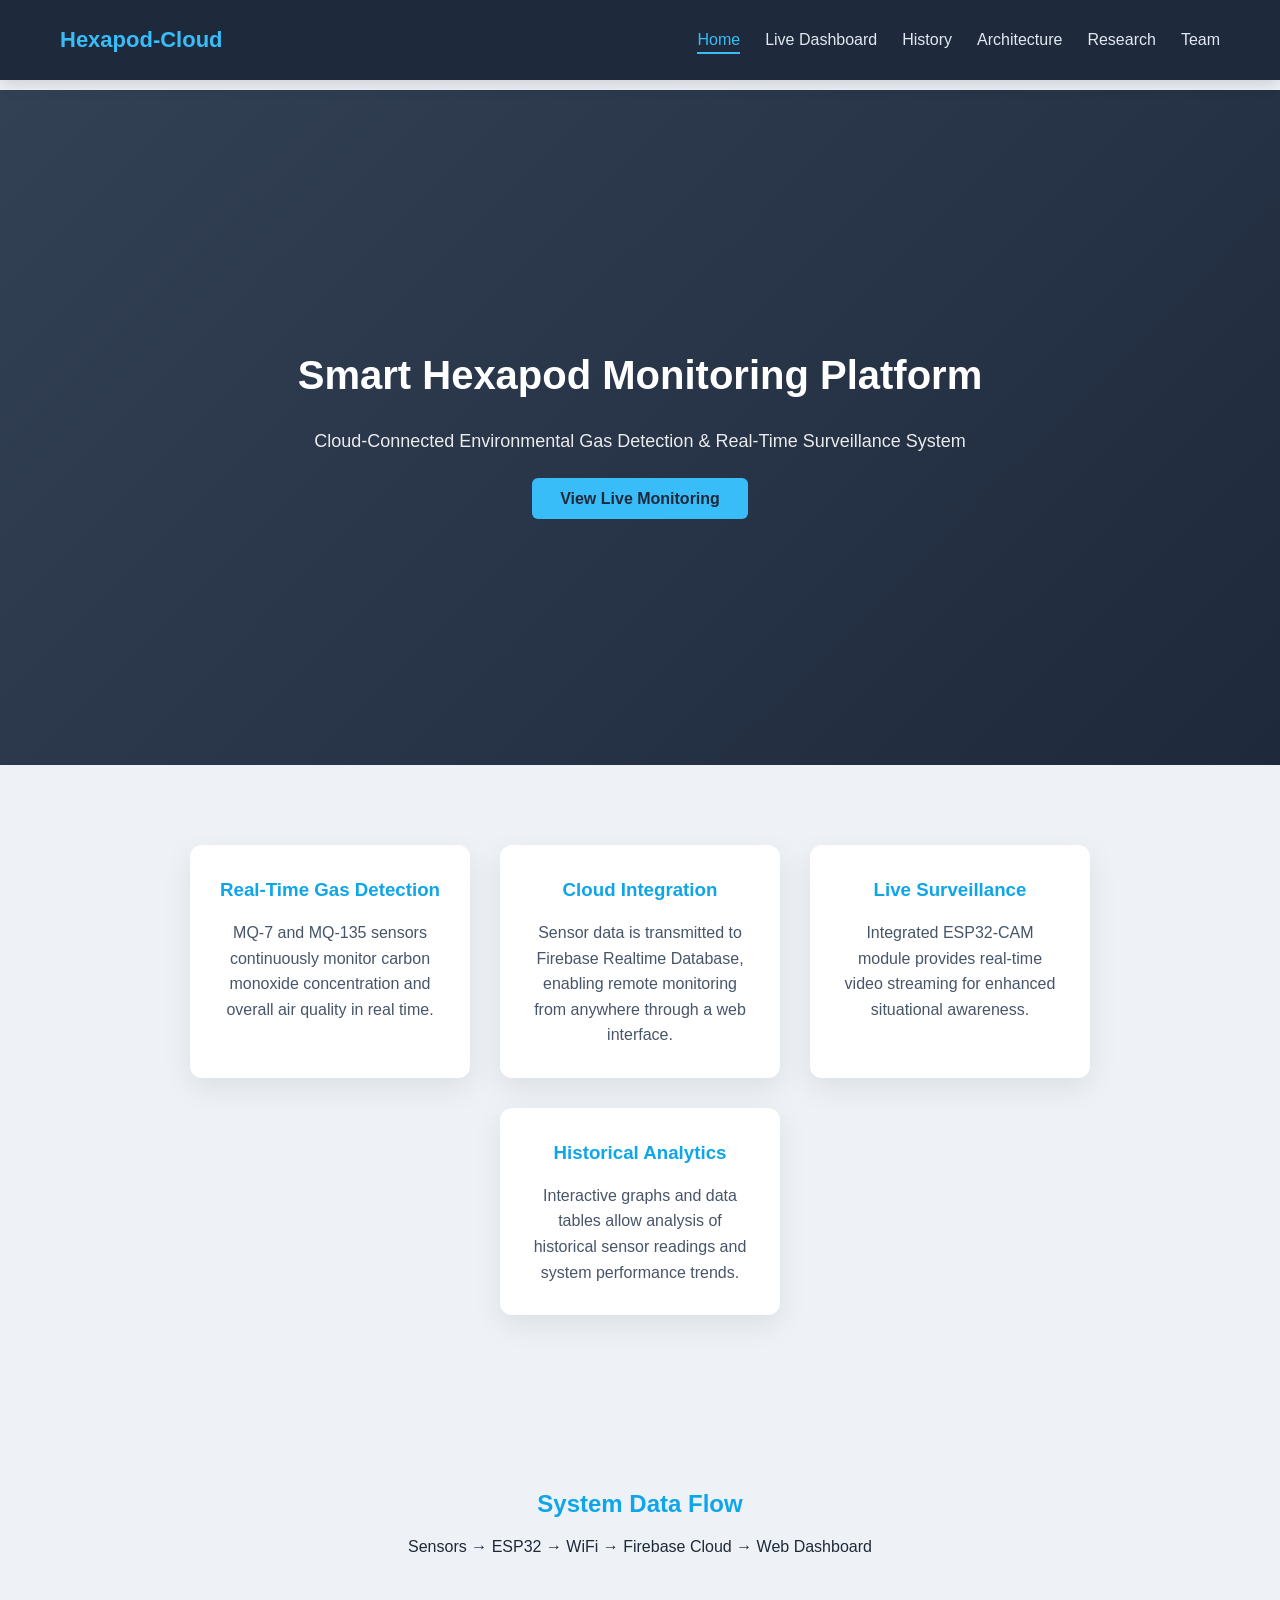
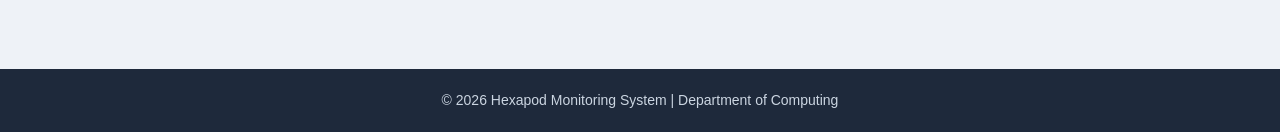
<file: index.html>
<!DOCTYPE html>
<html>
<head>
  <meta charset="UTF-8">
  <title>Hexapod Monitoring System</title>
  <link rel="stylesheet" href="style.css">
</head>

<body>

<!-- ===== NAVBAR ===== -->
<nav class="navbar">
  <div class="logo">Hexapod-Cloud</div>
  <ul>
    <li><a href="index.html" class="active">Home</a></li>
    <li><a href="dashboard.html">Live Dashboard</a></li>
    <li><a href="history.html">History</a></li>
    <li><a href="architecture.html">Architecture</a></li>
    <li><a href="research.html">Research</a></li>
    <li><a href="team.html">Team</a></li>
  </ul>
</nav>

<!-- ===== HERO SECTION ===== -->
<section class="hero">
  <div class="hero-content">
    <h1>Smart Hexapod Monitoring Platform</h1>
    <p>
      Cloud-Connected Environmental Gas Detection & Real-Time Surveillance System
    </p>
    <a href="dashboard.html" class="btn">View Live Monitoring</a>
  </div>
</section>

<!-- ===== FEATURES SECTION ===== -->
<section class="features">

  <div class="card">
    <h3>Real-Time Gas Detection</h3>
    <p>
      MQ-7 and MQ-135 sensors continuously monitor carbon monoxide
      concentration and overall air quality in real time.
    </p>
  </div>

  <div class="card">
    <h3>Cloud Integration</h3>
    <p>
      Sensor data is transmitted to Firebase Realtime Database,
      enabling remote monitoring from anywhere through a web interface.
    </p>
  </div>

  <div class="card">
    <h3>Live Surveillance</h3>
    <p>
      Integrated ESP32-CAM module provides real-time video streaming
      for enhanced situational awareness.
    </p>
  </div>

  <div class="card">
    <h3>Historical Analytics</h3>
    <p>
      Interactive graphs and data tables allow analysis of
      historical sensor readings and system performance trends.
    </p>
  </div>

</section>

<!-- ===== DATA FLOW SECTION ===== -->
<section class="architecture" style="text-align:center; padding:60px 20px;">
  <h2>System Data Flow</h2>
  <p>
    Sensors → ESP32 → WiFi → Firebase Cloud → Web Dashboard
  </p>
</section>

<!-- ===== FOOTER ===== -->
<footer>
  © <span id="year"></span> Hexapod Monitoring System |
  Department of Computing
</footer>

<script>
  // Dynamic Year
  document.getElementById("year").innerText =
    new Date().getFullYear();
</script>

</body>
</html>
</file>
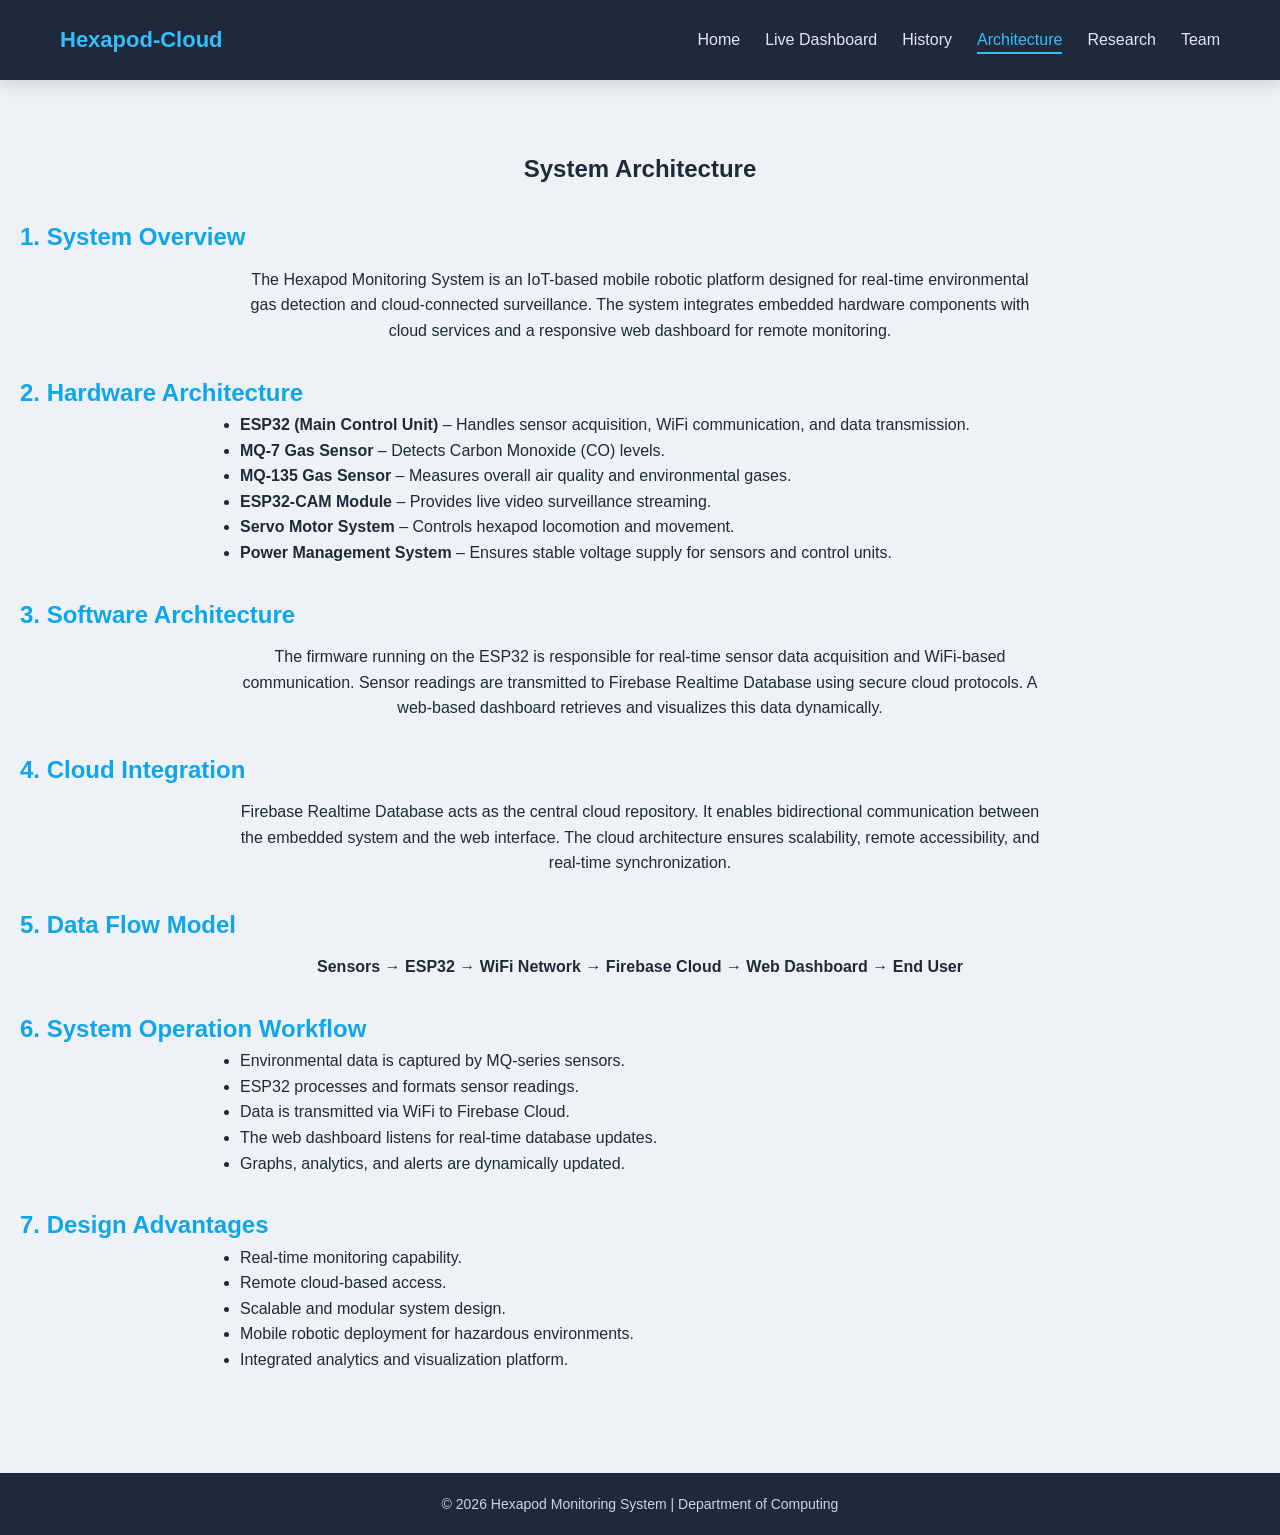
<file: architecture.html>
<!DOCTYPE html>
<html>
<head>
  <meta charset="UTF-8">
  <title>System Architecture - Hexapod</title>
  <link rel="stylesheet" href="style.css">
</head>

<body>

<!-- ===== NAVBAR ===== -->
<nav class="navbar">
  <div class="logo">Hexapod-Cloud</div>
  <ul>
    <li><a href="index.html">Home</a></li>
    <li><a href="dashboard.html">Live Dashboard</a></li>
    <li><a href="history.html">History</a></li>
    <li><a href="architecture.html" class="active">Architecture</a></li>
    <li><a href="research.html">Research</a></li>
    <li><a href="team.html">Team</a></li>
  </ul>
</nav>

<section class="architecture">

  <h1>System Architecture</h1>

  <h2>1. System Overview</h2>
  <p>
    The Hexapod Monitoring System is an IoT-based mobile robotic platform 
    designed for real-time environmental gas detection and cloud-connected 
    surveillance. The system integrates embedded hardware components with 
    cloud services and a responsive web dashboard for remote monitoring.
  </p>

  <h2>2. Hardware Architecture</h2>
  <ul style="text-align:left; max-width:800px; margin:auto;">
    <li><strong>ESP32 (Main Control Unit)</strong> – Handles sensor acquisition, WiFi communication, and data transmission.</li>
    <li><strong>MQ-7 Gas Sensor</strong> – Detects Carbon Monoxide (CO) levels.</li>
    <li><strong>MQ-135 Gas Sensor</strong> – Measures overall air quality and environmental gases.</li>
    <li><strong>ESP32-CAM Module</strong> – Provides live video surveillance streaming.</li>
    <li><strong>Servo Motor System</strong> – Controls hexapod locomotion and movement.</li>
    <li><strong>Power Management System</strong> – Ensures stable voltage supply for sensors and control units.</li>
  </ul>

  <h2>3. Software Architecture</h2>
  <p>
    The firmware running on the ESP32 is responsible for real-time sensor 
    data acquisition and WiFi-based communication. Sensor readings are 
    transmitted to Firebase Realtime Database using secure cloud protocols. 
    A web-based dashboard retrieves and visualizes this data dynamically.
  </p>

  <h2>4. Cloud Integration</h2>
  <p>
    Firebase Realtime Database acts as the central cloud repository. 
    It enables bidirectional communication between the embedded system 
    and the web interface. The cloud architecture ensures scalability, 
    remote accessibility, and real-time synchronization.
  </p>

  <h2>5. Data Flow Model</h2>
  <p>
    <strong>
      Sensors → ESP32 → WiFi Network → Firebase Cloud → Web Dashboard → End User
    </strong>
  </p>

  <h2>6. System Operation Workflow</h2>
  <ul style="text-align:left; max-width:800px; margin:auto;">
    <li>Environmental data is captured by MQ-series sensors.</li>
    <li>ESP32 processes and formats sensor readings.</li>
    <li>Data is transmitted via WiFi to Firebase Cloud.</li>
    <li>The web dashboard listens for real-time database updates.</li>
    <li>Graphs, analytics, and alerts are dynamically updated.</li>
  </ul>

  <h2>7. Design Advantages</h2>
  <ul style="text-align:left; max-width:800px; margin:auto;">
    <li>Real-time monitoring capability.</li>
    <li>Remote cloud-based access.</li>
    <li>Scalable and modular system design.</li>
    <li>Mobile robotic deployment for hazardous environments.</li>
    <li>Integrated analytics and visualization platform.</li>
  </ul>

</section>

<footer>
  © <span id="year"></span> Hexapod Monitoring System |
  Department of Computing
</footer>

<script>
  document.getElementById("year").innerText =
    new Date().getFullYear();
</script>

</body>
</html>
</file>
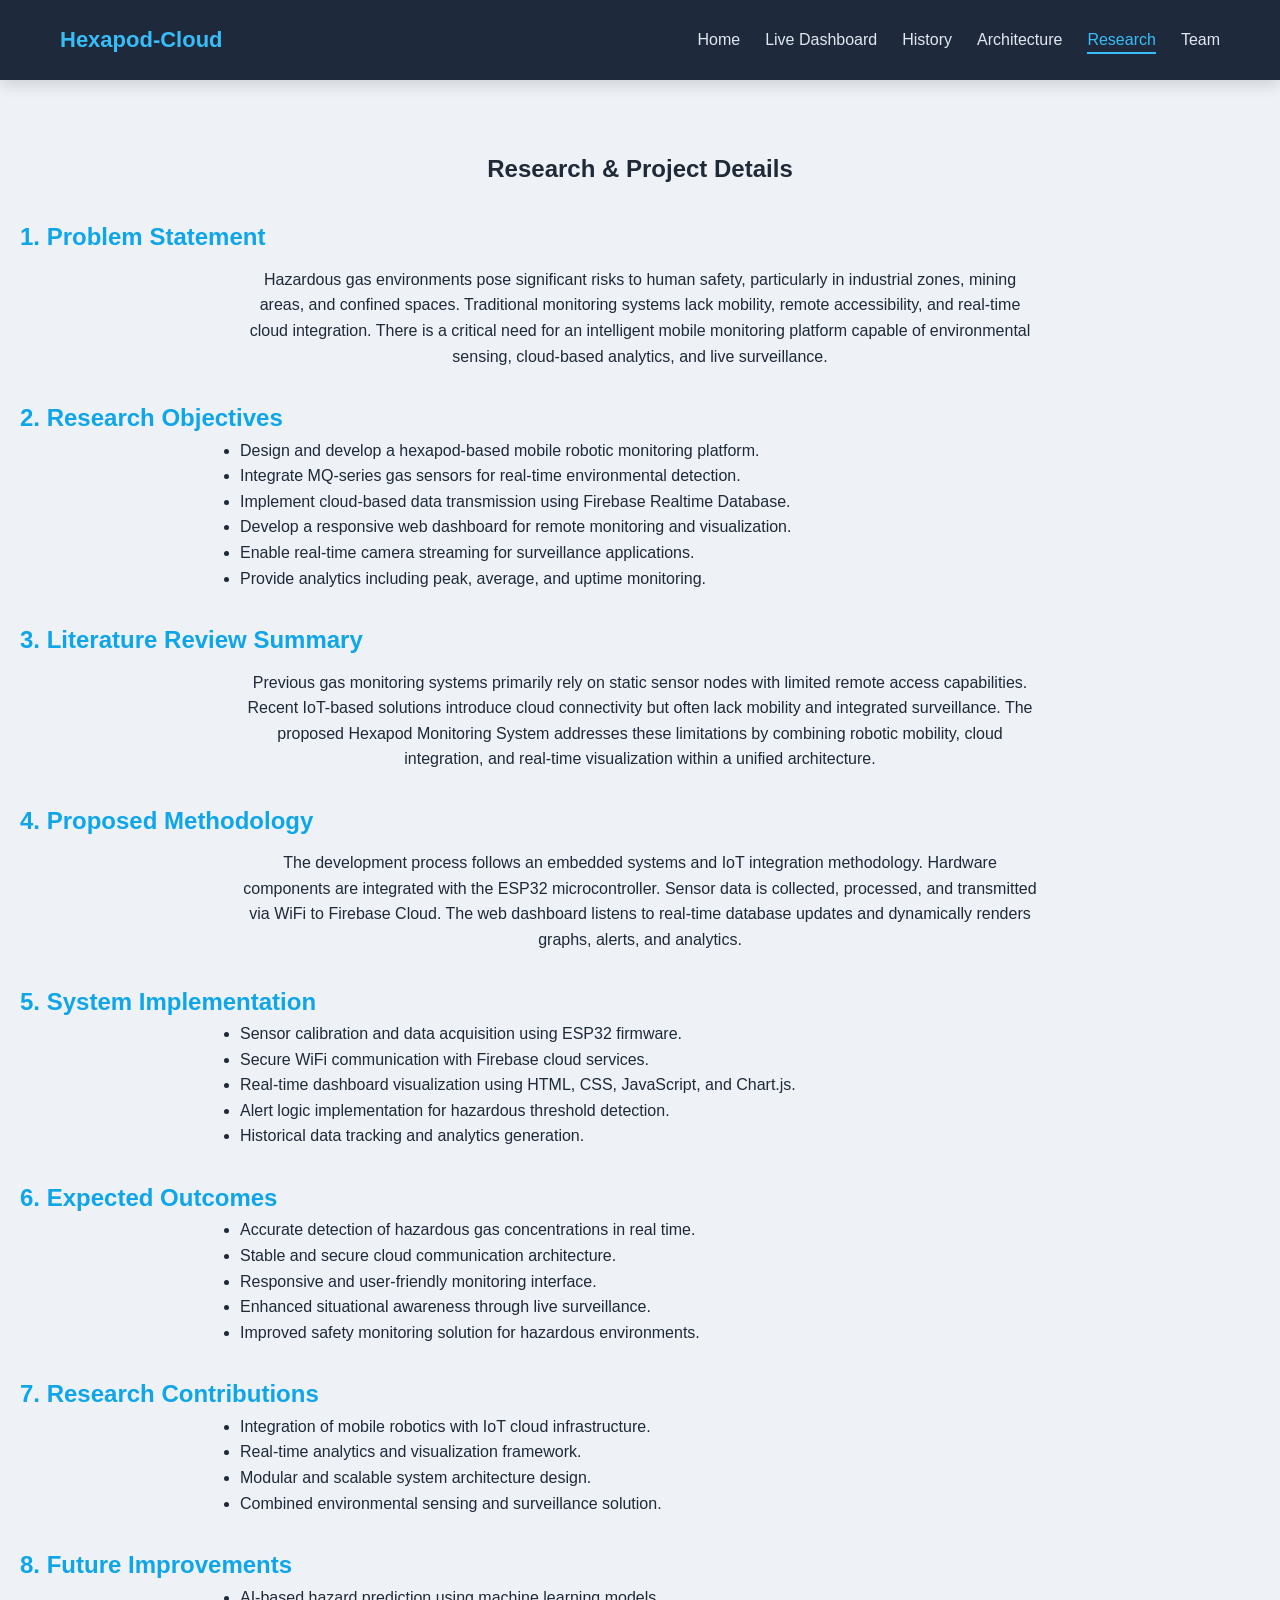
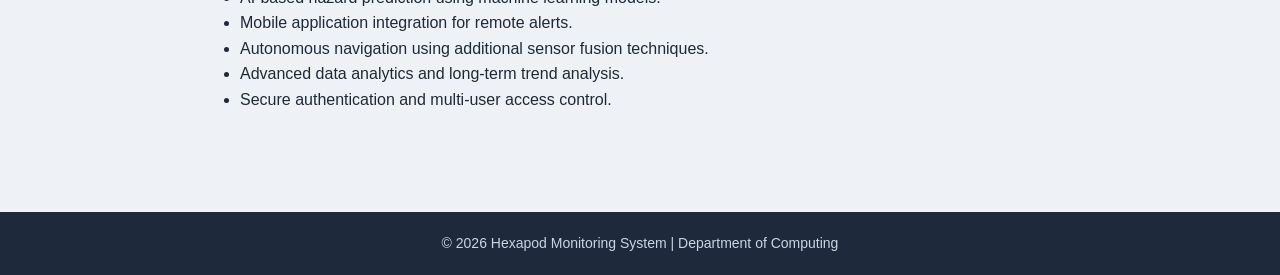
<file: research.html>
<!DOCTYPE html>
<html>
<head>
  <meta charset="UTF-8">
  <title>Research Details - Hexapod Monitoring System</title>
  <link rel="stylesheet" href="style.css">
</head>

<body>

<!-- ===== NAVBAR ===== -->
<nav class="navbar">
  <div class="logo">Hexapod-Cloud</div>
  <ul>
    <li><a href="index.html">Home</a></li>
    <li><a href="dashboard.html">Live Dashboard</a></li>
    <li><a href="history.html">History</a></li>
    <li><a href="architecture.html">Architecture</a></li>
    <li><a href="research.html" class="active">Research</a></li>
    <li><a href="team.html">Team</a></li>
  </ul>
</nav>

<section class="architecture">

  <h1>Research & Project Details</h1>

  <h2>1. Problem Statement</h2>
  <p>
    Hazardous gas environments pose significant risks to human safety, 
    particularly in industrial zones, mining areas, and confined spaces. 
    Traditional monitoring systems lack mobility, remote accessibility, 
    and real-time cloud integration. There is a critical need for an 
    intelligent mobile monitoring platform capable of environmental sensing, 
    cloud-based analytics, and live surveillance.
  </p>

  <h2>2. Research Objectives</h2>
  <ul style="text-align:left; max-width:800px; margin:auto;">
    <li>Design and develop a hexapod-based mobile robotic monitoring platform.</li>
    <li>Integrate MQ-series gas sensors for real-time environmental detection.</li>
    <li>Implement cloud-based data transmission using Firebase Realtime Database.</li>
    <li>Develop a responsive web dashboard for remote monitoring and visualization.</li>
    <li>Enable real-time camera streaming for surveillance applications.</li>
    <li>Provide analytics including peak, average, and uptime monitoring.</li>
  </ul>

  <h2>3. Literature Review Summary</h2>
  <p>
    Previous gas monitoring systems primarily rely on static sensor nodes 
    with limited remote access capabilities. Recent IoT-based solutions 
    introduce cloud connectivity but often lack mobility and integrated 
    surveillance. The proposed Hexapod Monitoring System addresses these 
    limitations by combining robotic mobility, cloud integration, and 
    real-time visualization within a unified architecture.
  </p>

  <h2>4. Proposed Methodology</h2>
  <p>
    The development process follows an embedded systems and IoT integration 
    methodology. Hardware components are integrated with the ESP32 
    microcontroller. Sensor data is collected, processed, and transmitted 
    via WiFi to Firebase Cloud. The web dashboard listens to real-time 
    database updates and dynamically renders graphs, alerts, and analytics.
  </p>

  <h2>5. System Implementation</h2>
  <ul style="text-align:left; max-width:800px; margin:auto;">
    <li>Sensor calibration and data acquisition using ESP32 firmware.</li>
    <li>Secure WiFi communication with Firebase cloud services.</li>
    <li>Real-time dashboard visualization using HTML, CSS, JavaScript, and Chart.js.</li>
    <li>Alert logic implementation for hazardous threshold detection.</li>
    <li>Historical data tracking and analytics generation.</li>
  </ul>

  <h2>6. Expected Outcomes</h2>
  <ul style="text-align:left; max-width:800px; margin:auto;">
    <li>Accurate detection of hazardous gas concentrations in real time.</li>
    <li>Stable and secure cloud communication architecture.</li>
    <li>Responsive and user-friendly monitoring interface.</li>
    <li>Enhanced situational awareness through live surveillance.</li>
    <li>Improved safety monitoring solution for hazardous environments.</li>
  </ul>

  <h2>7. Research Contributions</h2>
  <ul style="text-align:left; max-width:800px; margin:auto;">
    <li>Integration of mobile robotics with IoT cloud infrastructure.</li>
    <li>Real-time analytics and visualization framework.</li>
    <li>Modular and scalable system architecture design.</li>
    <li>Combined environmental sensing and surveillance solution.</li>
  </ul>

  <h2>8. Future Improvements</h2>
  <ul style="text-align:left; max-width:800px; margin:auto;">
    <li>AI-based hazard prediction using machine learning models.</li>
    <li>Mobile application integration for remote alerts.</li>
    <li>Autonomous navigation using additional sensor fusion techniques.</li>
    <li>Advanced data analytics and long-term trend analysis.</li>
    <li>Secure authentication and multi-user access control.</li>
  </ul>

</section>

<footer>
  © <span id="year"></span> Hexapod Monitoring System |
  Department of Computing
</footer>

<script>
  document.getElementById("year").innerText =
    new Date().getFullYear();
</script>

</body>
</html>
</file>
<file: style.css>
/* ===== RESET ===== */
* {
  margin: 0;
  padding: 0;
  box-sizing: border-box;
}

/* ===== BODY ===== */
body {
  font-family: 'Segoe UI', sans-serif;
  background: #eef2f7;
  color: #1f2937;
  padding-top: 90px;
  line-height: 1.6;
  transition: background 0.3s ease;
}

/* ===== NAVBAR ===== */
.navbar {
  position: fixed;
  top: 0;
  width: 100%;
  height: 80px;
  background: #1e293b;
  display: flex;
  justify-content: space-between;
  align-items: center;
  padding: 0 60px;
  box-shadow: 0 4px 15px rgba(0,0,0,0.15);
  z-index: 1000;
}

.logo {
  font-size: 22px;
  font-weight: 600;
  color: #38bdf8;
}

.navbar ul {
  list-style: none;
  display: flex;
  gap: 25px;
}

.navbar a {
  text-decoration: none;
  color: #e2e8f0;
  font-weight: 500;
  transition: 0.3s;
}

.navbar a:hover {
  color: #38bdf8;
}

/* ACTIVE LINK */
.navbar a.active {
  color: #38bdf8;
  border-bottom: 2px solid #38bdf8;
  padding-bottom: 4px;
}

/* ===== HERO SECTION ===== */
.hero {
  height: 75vh;
  background: linear-gradient(135deg, #334155, #1e293b);
  display: flex;
  justify-content: center;
  align-items: center;
  text-align: center;
  padding: 20px;
  color: white;
}

.hero h1 {
  font-size: 40px;
  margin-bottom: 20px;
}

.hero p {
  font-size: 18px;
  margin-bottom: 30px;
  opacity: 0.9;
}

/* ===== BUTTON ===== */
.btn {
  padding: 12px 28px;
  background: #38bdf8;
  color: #1e293b;
  text-decoration: none;
  border-radius: 6px;
  font-weight: 600;
  transition: 0.3s;
}

.btn:hover {
  background: #0ea5e9;
  color: white;
}

/* ===== FEATURES SECTION ===== */
.features {
  display: flex;
  justify-content: center;
  gap: 30px;
  padding: 80px 40px;
  flex-wrap: wrap;
}

.card {
  background: #ffffff;
  padding: 30px;
  border-radius: 12px;
  width: 280px;
  text-align: center;
  transition: 0.3s ease;
  box-shadow: 0 10px 30px rgba(0,0,0,0.08);
}

.card:hover {
  transform: translateY(-5px);
  box-shadow: 0 15px 35px rgba(0,0,0,0.12);
}

.card h3 {
  margin-bottom: 15px;
  color: #0ea5e9;
}

.card p {
  color: #475569;
}

/* ===== DASHBOARD SECTION ===== */
.dashboard-section {
  padding: 60px 20px;
  text-align: center;
}

.dashboard-grid {
  display: flex;
  justify-content: center;
  gap: 25px;
  flex-wrap: wrap;
  margin-top: 40px;
}

.value {
  font-size: 28px;
  font-weight: bold;
  margin-top: 10px;
}

/* ===== STATUS BAR ===== */
.status-bar {
  margin: 20px 0;
  font-weight: 600;
}

/* ===== ALERT COLORS ===== */
.safe {
  color: #16a34a;
  font-weight: 600;
}

.warning {
  color: #f59e0b;
  font-weight: 600;
}

.danger {
  color: #dc2626;
  font-weight: 600;
}

/* ===== CHART ===== */
canvas {
  max-width: 900px;
  margin: 40px auto;
  display: block;
  background: white;
  padding: 20px;
  border-radius: 12px;
  box-shadow: 0 8px 25px rgba(0,0,0,0.05);
}

/* ===== CAMERA SECTION ===== */
.camera-box {
  margin-top: 50px;
  padding: 30px;
  background: white;
  border-radius: 12px;
  width: 60%;
  margin-left: auto;
  margin-right: auto;
  box-shadow: 0 8px 25px rgba(0,0,0,0.08);
}

.camera-box iframe {
  box-shadow: 0 10px 30px rgba(0,0,0,0.15);
  border-radius: 8px;
}

/* ===== TABLE (HISTORY PAGE) ===== */
table {
  width: 90%;
  margin: 40px auto;
  border-collapse: collapse;
  background: white;
  box-shadow: 0 8px 25px rgba(0,0,0,0.08);
  border-radius: 12px;
  overflow: hidden;
}

th, td {
  padding: 12px;
  text-align: center;
  border-bottom: 1px solid #e5e7eb;
}

th {
  background: #1e293b;
  color: white;
}

/* ===== ARCHITECTURE / RESEARCH SECTIONS ===== */
.architecture {
  padding: 60px 20px;
  background: #eef2f7;
}

.architecture h1 {
  text-align: center;
  margin-bottom: 30px;
}

.architecture h2 {
  margin-top: 30px;
  color: #0ea5e9;
}

.architecture p {
  max-width: 800px;
  margin: 10px auto;
  text-align: center;
}

/* ===== TEAM SECTION ===== */
.team-container {
  display: flex;
  justify-content: center;
  gap: 30px;
  padding: 60px 20px;
  flex-wrap: wrap;
}

.member {
  background: #ffffff;
  padding: 25px;
  border-radius: 14px;
  text-align: center;
  width: 230px;
  box-shadow: 0 10px 25px rgba(0,0,0,0.08);
  transition: 0.3s ease;
}

.member:hover {
  transform: translateY(-6px);
  box-shadow: 0 15px 35px rgba(0,0,0,0.12);
}

.member img {
  width: 120px;
  height: 120px;
  border-radius: 50%;
  object-fit: cover;
  margin-bottom: 15px;
}

.member h3 {
  margin-bottom: 8px;
  font-size: 18px;
  color: #1e293b;
}

.member p {
  font-size: 14px;
  color: #64748b;
}

/* ===== FOOTER ===== */
footer {
  text-align: center;
  padding: 20px;
  background: #1e293b;
  color: #cbd5e1;
  margin-top: 40px;
  font-size: 14px;
}

/* ===== RESPONSIVE ===== */
@media(max-width: 768px) {

  .navbar {
    padding: 0 20px;
  }

  .navbar ul {
    gap: 15px;
  }

  .features {
    flex-direction: column;
    align-items: center;
  }

  .hero h1 {
    font-size: 28px;
  }

  canvas {
    width: 95%;
  }

  .camera-box {
    width: 90%;
  }
}
</file>
